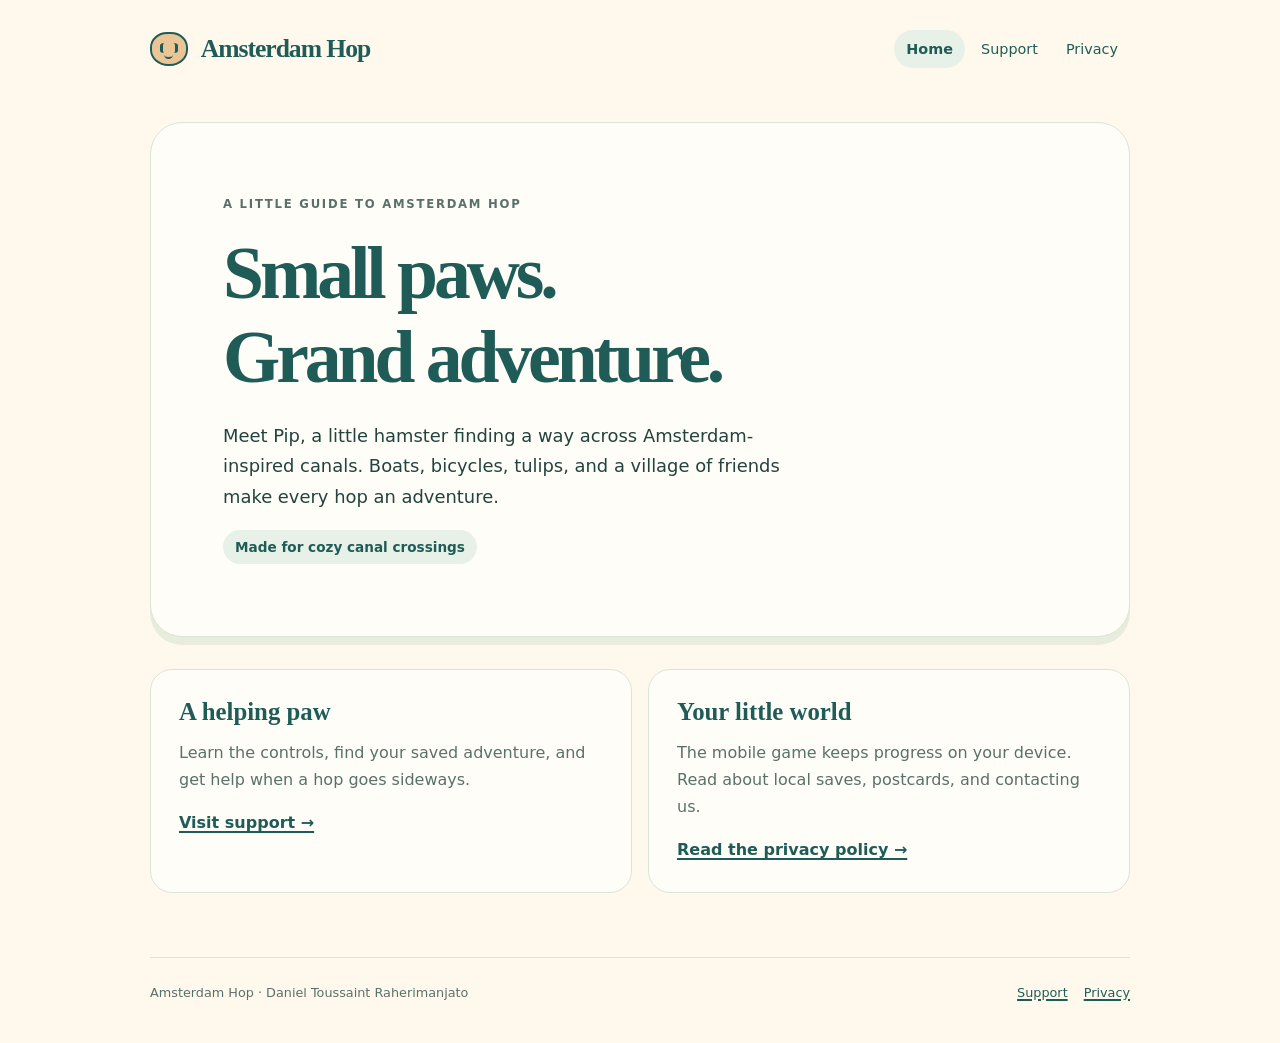
<file: index.html>
<!doctype html>
<html lang="en">
<head>
<meta charset="utf-8">
<meta name="viewport" content="width=device-width, initial-scale=1">
<meta name="description" content="Help and privacy information for Amsterdam Hop, a cozy canal-hopping game.">
<link rel="canonical" href="https://dangorah.github.io/hopsterdam-legal/index.html">
<title>Small paws. Grand adventure. · Amsterdam Hop</title>
<link rel="stylesheet" href="styles.css">
</head>
<body>
<a class="skip" href="#main">Skip to content</a>

<div class="shell">
<header><a class="brand" href="index.html"><span class="mark" aria-hidden="true"></span>Amsterdam Hop</a><nav aria-label="Main navigation"><a href="index.html" aria-current="page">Home</a><a href="support.html">Support</a><a href="privacy.html">Privacy</a></nav></header>
<main id="main"><section class="hero"><p class="eyebrow">A little guide to Amsterdam Hop</p><h1>Small paws.<br>Grand adventure.</h1><p class="lead">Meet Pip, a little hamster finding a way across Amsterdam-inspired canals. Boats, bicycles, tulips, and a village of friends make every hop an adventure.</p><span class="pill">Made for cozy canal crossings</span></section><div class="grid"><section class="card"><h2>A helping paw</h2><p>Learn the controls, find your saved adventure, and get help when a hop goes sideways.</p><a href="support.html">Visit support →</a></section><section class="card"><h2>Your little world</h2><p>The mobile game keeps progress on your device. Read about local saves, postcards, and contacting us.</p><a href="privacy.html">Read the privacy policy →</a></section></div></main>
<footer><p>Amsterdam Hop · Daniel Toussaint Raherimanjato</p><div class="links"><a href="support.html">Support</a><a href="privacy.html">Privacy</a></div></footer>
</div>
</body>
</html>
</file>
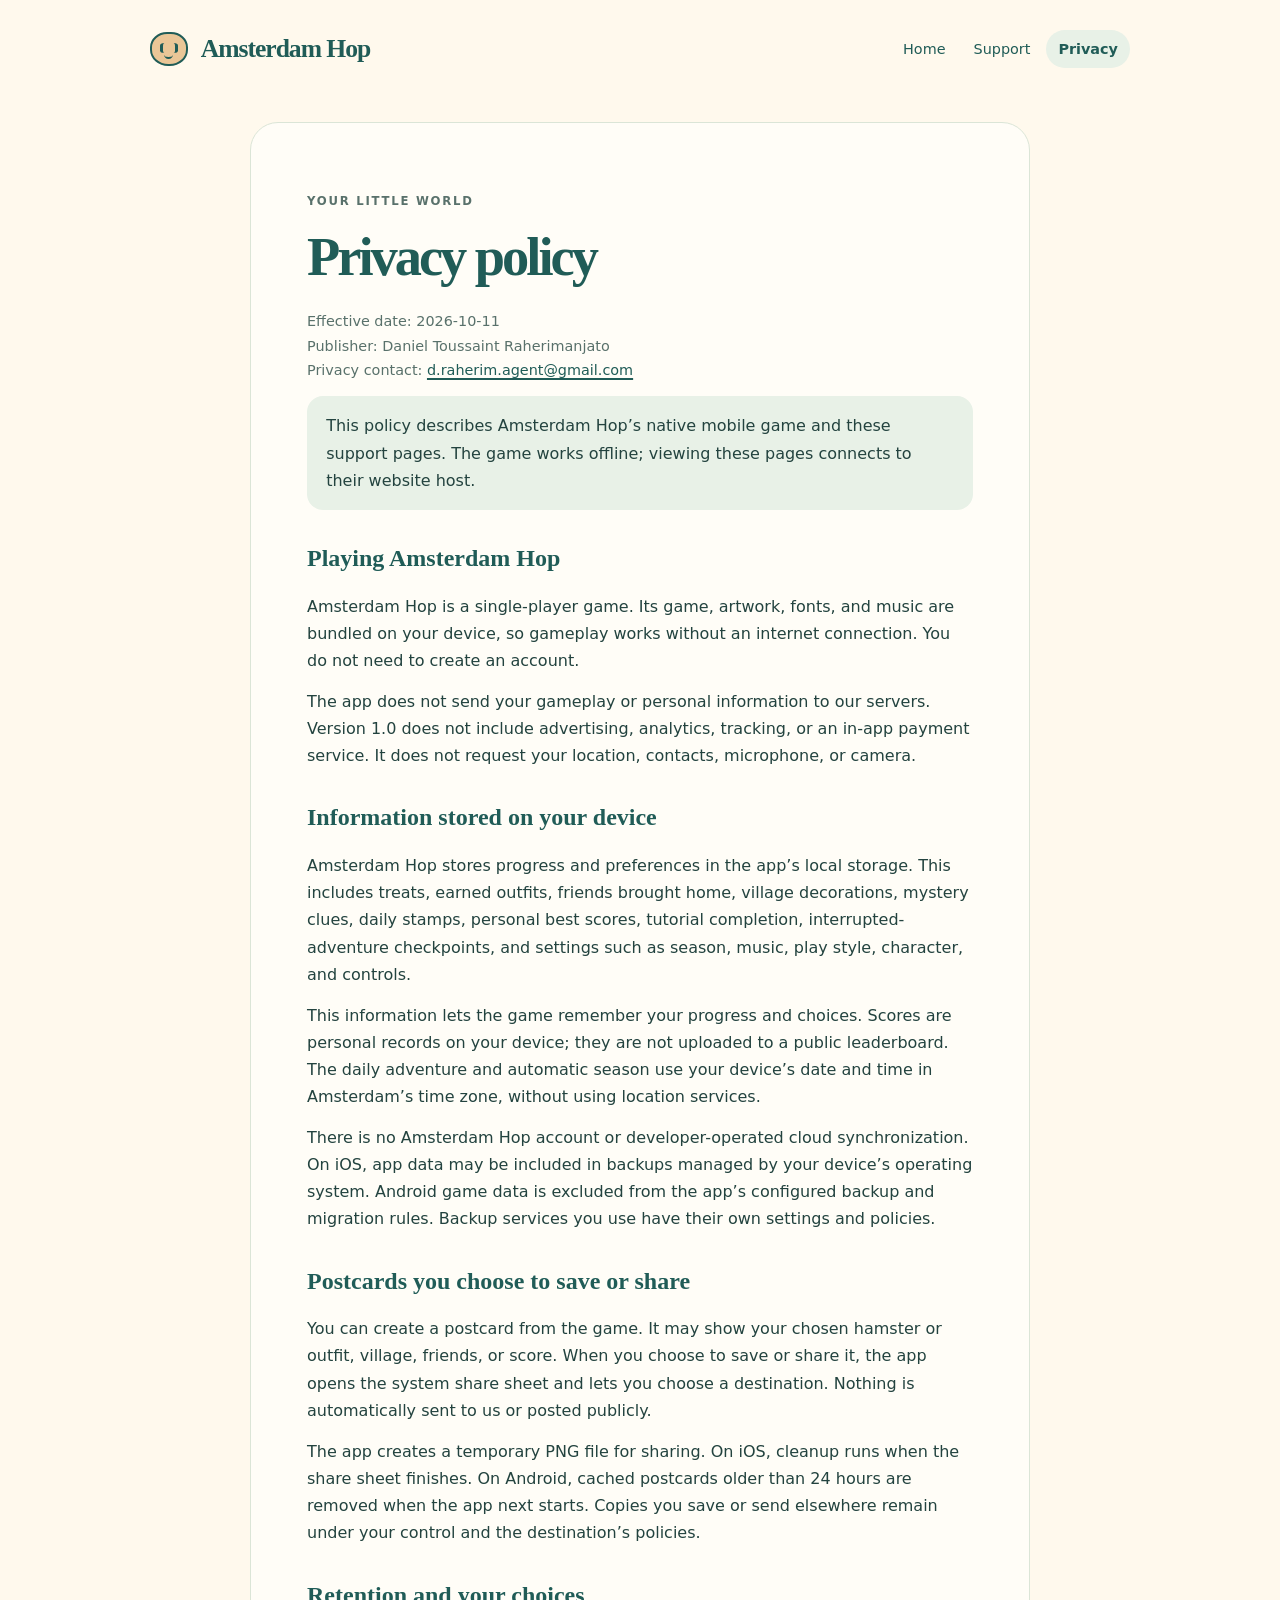
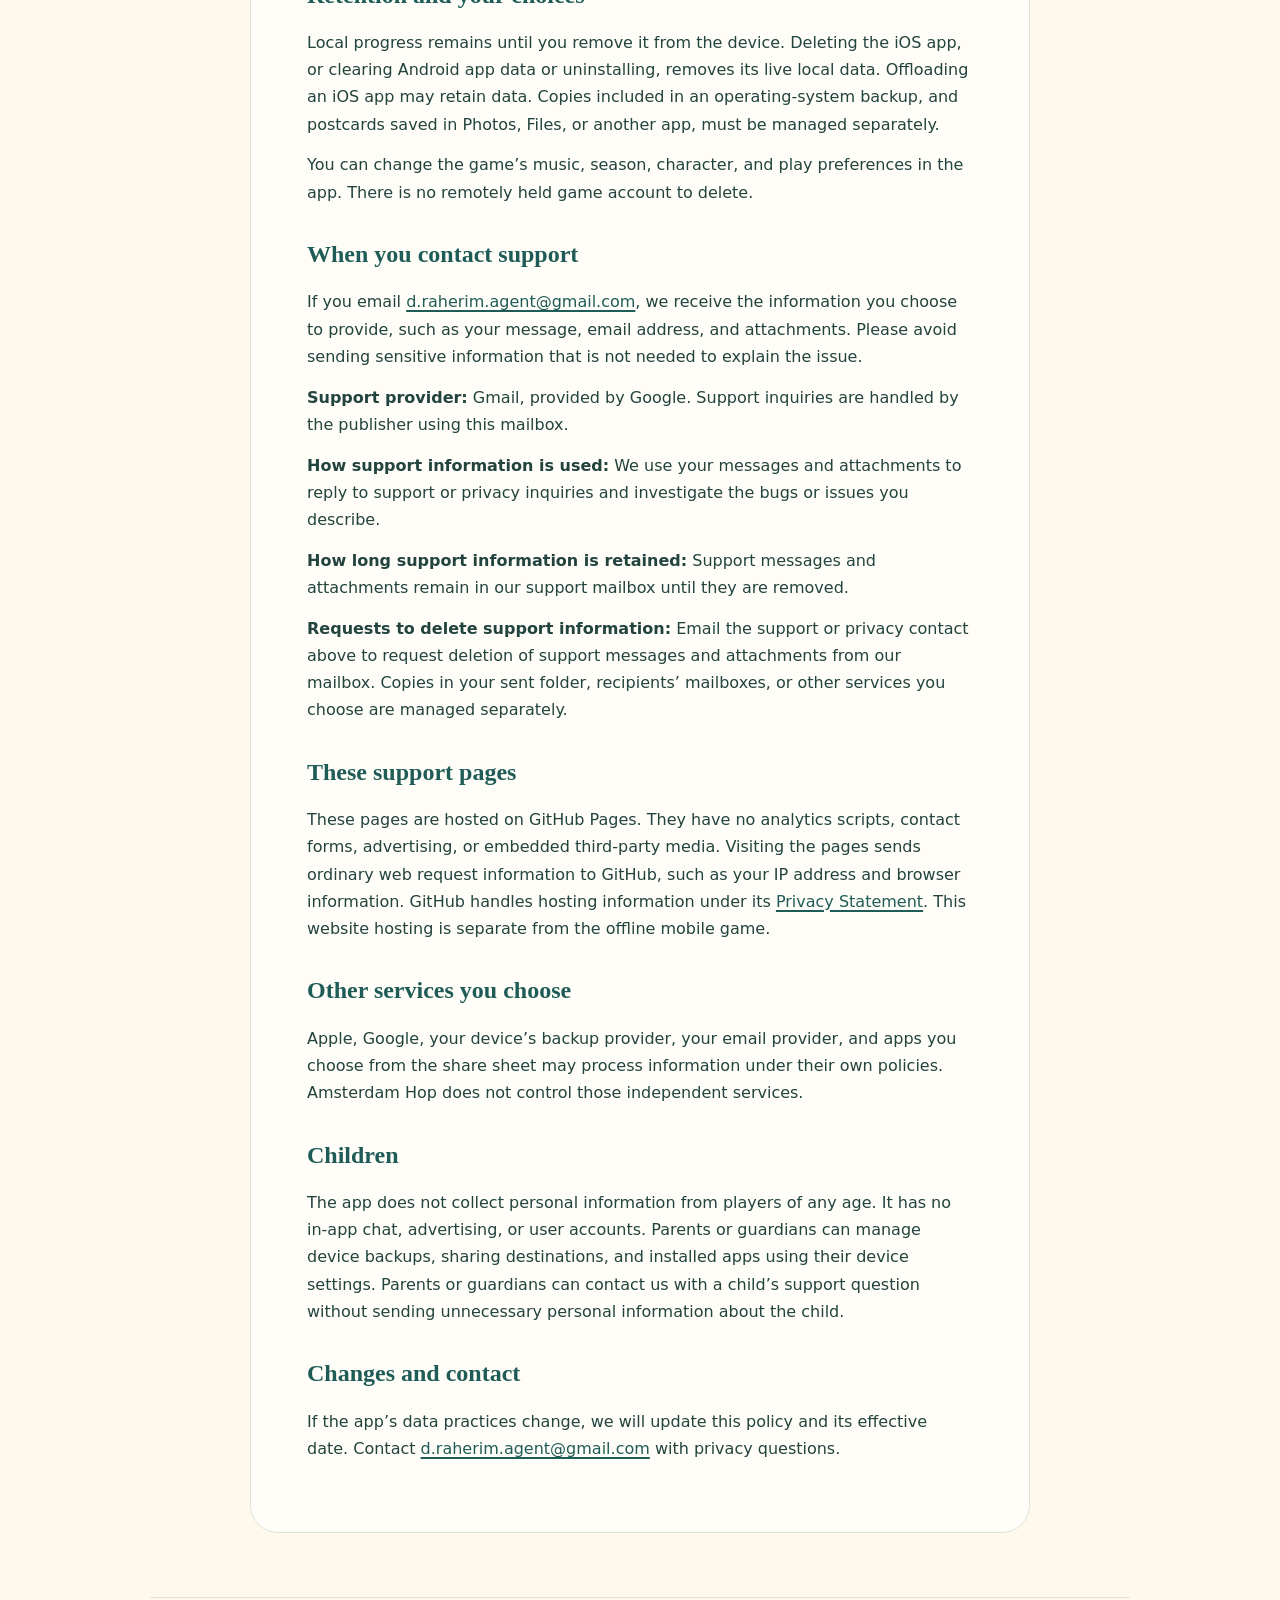
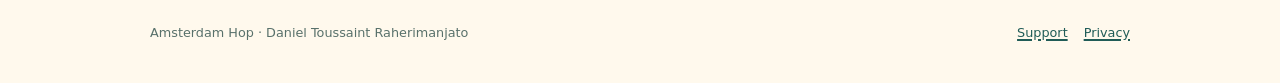
<file: privacy.html>
<!doctype html>
<html lang="en">
<head>
<meta charset="utf-8">
<meta name="viewport" content="width=device-width, initial-scale=1">
<meta name="description" content="How the Amsterdam Hop mobile app handles local progress, postcards, and support information.">
<link rel="canonical" href="https://dangorah.github.io/hopsterdam-legal/privacy.html">
<title>Privacy policy · Amsterdam Hop</title>
<link rel="stylesheet" href="styles.css">
</head>
<body>
<a class="skip" href="#main">Skip to content</a>

<div class="shell">
<header><a class="brand" href="index.html"><span class="mark" aria-hidden="true"></span>Amsterdam Hop</a><nav aria-label="Main navigation"><a href="index.html">Home</a><a href="support.html">Support</a><a href="privacy.html" aria-current="page">Privacy</a></nav></header>
<main id="main"><article class="article"><p class="eyebrow">Your little world</p><h1>Privacy policy</h1><p class="meta">Effective date: 2026-10-11<br>Publisher: Daniel Toussaint Raherimanjato<br>Privacy contact: <a href="mailto:d.raherim.agent%40gmail.com">d.raherim.agent@gmail.com</a></p><div class="note">This policy describes Amsterdam Hop’s native mobile game and these support pages. The game works offline; viewing these pages connects to their website host.</div><h2>Playing Amsterdam Hop</h2><p>Amsterdam Hop is a single-player game. Its game, artwork, fonts, and music are bundled on your device, so gameplay works without an internet connection. You do not need to create an account.</p><p>The app does not send your gameplay or personal information to our servers. Version 1.0 does not include advertising, analytics, tracking, or an in-app payment service. It does not request your location, contacts, microphone, or camera.</p><h2>Information stored on your device</h2><p>Amsterdam Hop stores progress and preferences in the app’s local storage. This includes treats, earned outfits, friends brought home, village decorations, mystery clues, daily stamps, personal best scores, tutorial completion, interrupted-adventure checkpoints, and settings such as season, music, play style, character, and controls.</p><p>This information lets the game remember your progress and choices. Scores are personal records on your device; they are not uploaded to a public leaderboard. The daily adventure and automatic season use your device’s date and time in Amsterdam’s time zone, without using location services.</p><p>There is no Amsterdam Hop account or developer-operated cloud synchronization. On iOS, app data may be included in backups managed by your device’s operating system. Android game data is excluded from the app’s configured backup and migration rules. Backup services you use have their own settings and policies.</p><h2>Postcards you choose to save or share</h2><p>You can create a postcard from the game. It may show your chosen hamster or outfit, village, friends, or score. When you choose to save or share it, the app opens the system share sheet and lets you choose a destination. Nothing is automatically sent to us or posted publicly.</p><p>The app creates a temporary PNG file for sharing. On iOS, cleanup runs when the share sheet finishes. On Android, cached postcards older than 24 hours are removed when the app next starts. Copies you save or send elsewhere remain under your control and the destination’s policies.</p><h2>Retention and your choices</h2><p>Local progress remains until you remove it from the device. Deleting the iOS app, or clearing Android app data or uninstalling, removes its live local data. Offloading an iOS app may retain data. Copies included in an operating-system backup, and postcards saved in Photos, Files, or another app, must be managed separately.</p><p>You can change the game’s music, season, character, and play preferences in the app. There is no remotely held game account to delete.</p><h2>When you contact support</h2><p>If you email <a href="mailto:d.raherim.agent%40gmail.com">d.raherim.agent@gmail.com</a>, we receive the information you choose to provide, such as your message, email address, and attachments. Please avoid sending sensitive information that is not needed to explain the issue.</p><p><strong>Support provider:</strong> Gmail, provided by Google. Support inquiries are handled by the publisher using this mailbox.</p><p><strong>How support information is used:</strong> We use your messages and attachments to reply to support or privacy inquiries and investigate the bugs or issues you describe.</p><p><strong>How long support information is retained:</strong> Support messages and attachments remain in our support mailbox until they are removed.</p><p><strong>Requests to delete support information:</strong> Email the support or privacy contact above to request deletion of support messages and attachments from our mailbox. Copies in your sent folder, recipients’ mailboxes, or other services you choose are managed separately.</p><h2>These support pages</h2><p>These pages are hosted on GitHub Pages. They have no analytics scripts, contact forms, advertising, or embedded third-party media. Visiting the pages sends ordinary web request information to GitHub, such as your IP address and browser information. GitHub handles hosting information under its <a href="https://docs.github.com/en/site-policy/privacy-policies/github-general-privacy-statement">Privacy Statement</a>. This website hosting is separate from the offline mobile game.</p><h2>Other services you choose</h2><p>Apple, Google, your device’s backup provider, your email provider, and apps you choose from the share sheet may process information under their own policies. Amsterdam Hop does not control those independent services.</p><h2>Children</h2><p>The app does not collect personal information from players of any age. It has no in-app chat, advertising, or user accounts. Parents or guardians can manage device backups, sharing destinations, and installed apps using their device settings. Parents or guardians can contact us with a child’s support question without sending unnecessary personal information about the child.</p><h2>Changes and contact</h2><p>If the app’s data practices change, we will update this policy and its effective date. Contact <a href="mailto:d.raherim.agent%40gmail.com">d.raherim.agent@gmail.com</a> with privacy questions.</p></article></main>
<footer><p>Amsterdam Hop · Daniel Toussaint Raherimanjato</p><div class="links"><a href="support.html">Support</a><a href="privacy.html">Privacy</a></div></footer>
</div>
</body>
</html>
</file>
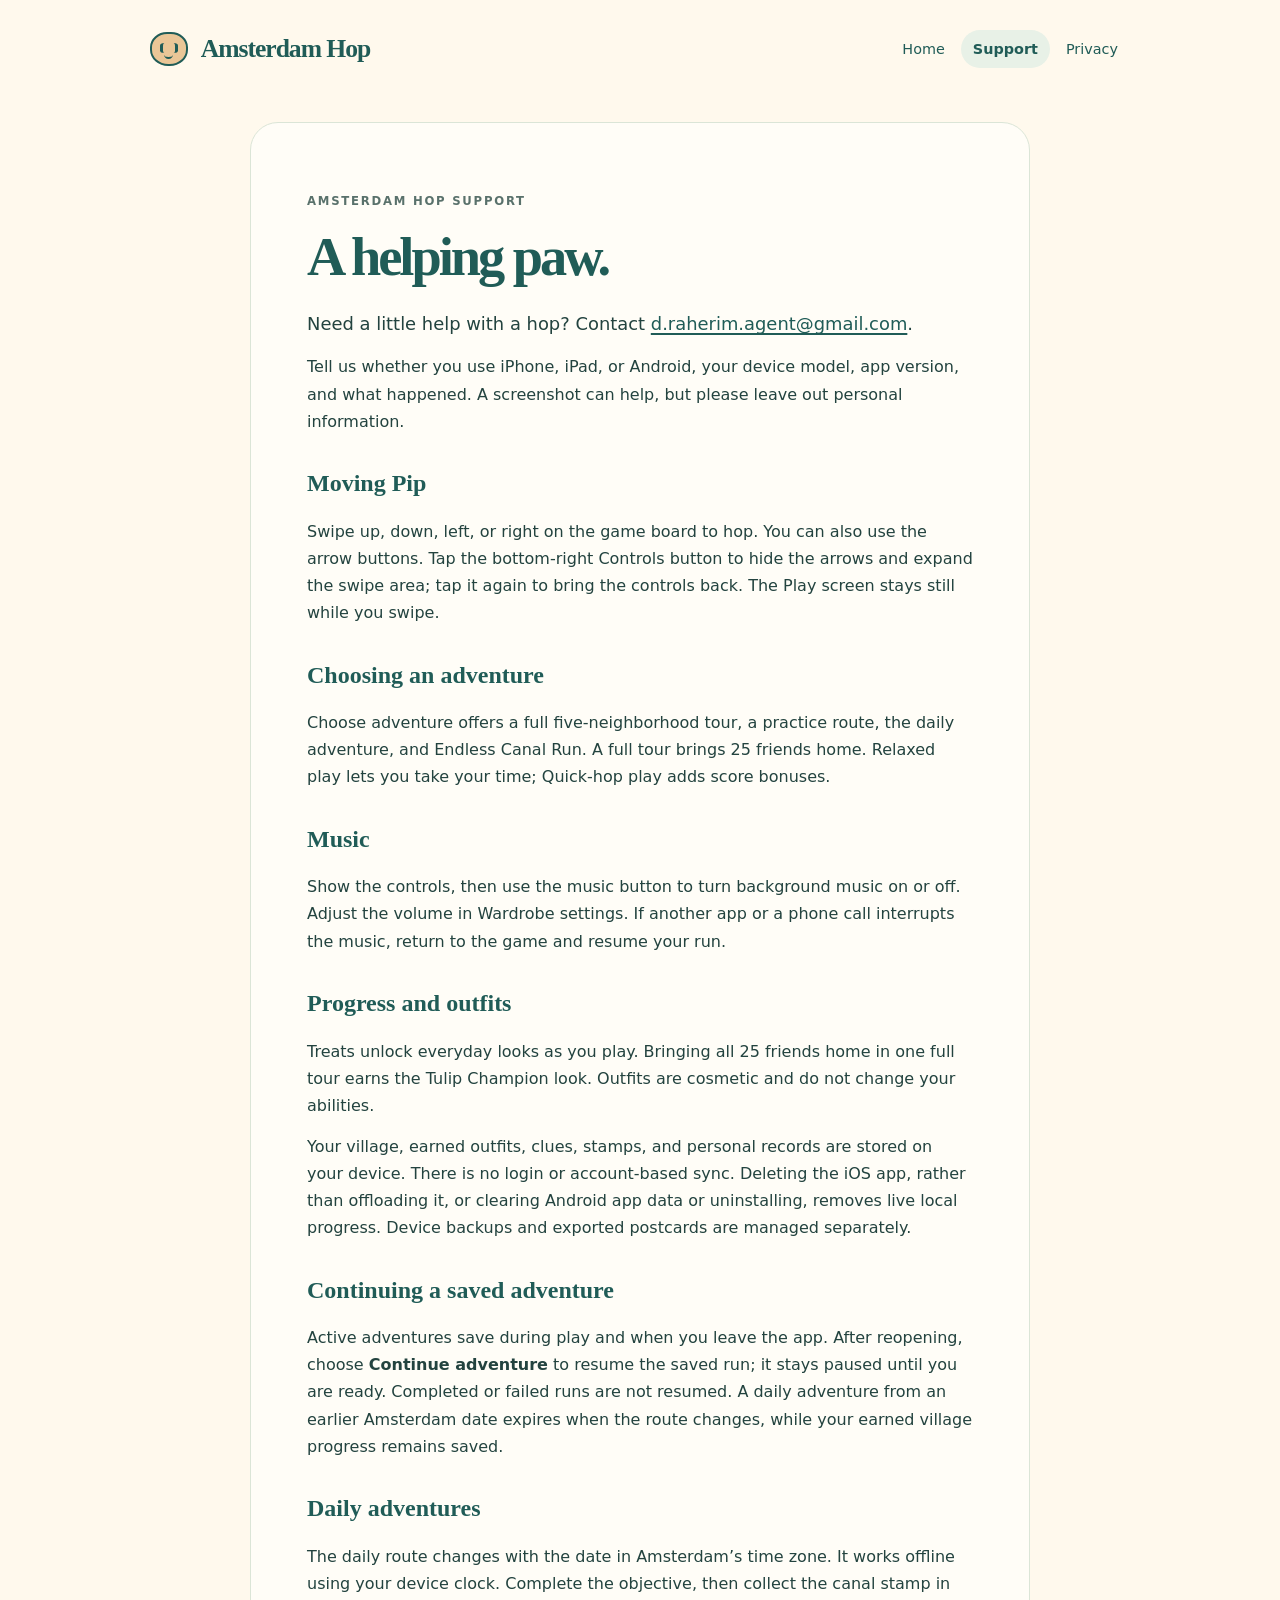
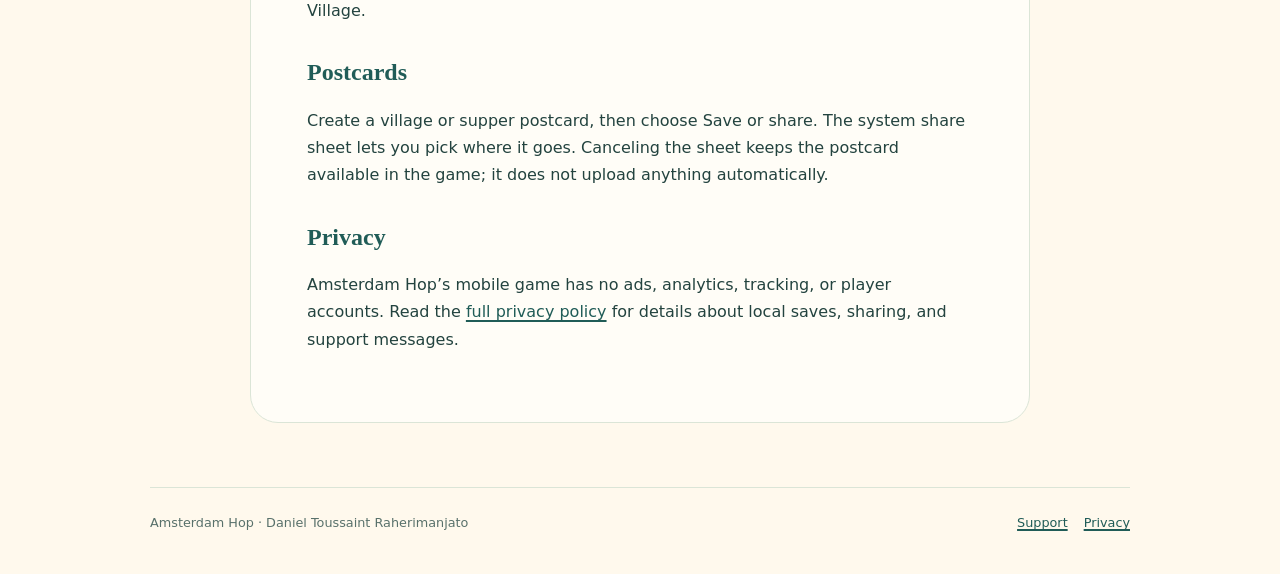
<file: support.html>
<!doctype html>
<html lang="en">
<head>
<meta charset="utf-8">
<meta name="viewport" content="width=device-width, initial-scale=1">
<meta name="description" content="Help with Amsterdam Hop controls, saved adventures, music, outfits, and postcards.">
<link rel="canonical" href="https://dangorah.github.io/hopsterdam-legal/support.html">
<title>A helping paw · Amsterdam Hop</title>
<link rel="stylesheet" href="styles.css">
</head>
<body>
<a class="skip" href="#main">Skip to content</a>

<div class="shell">
<header><a class="brand" href="index.html"><span class="mark" aria-hidden="true"></span>Amsterdam Hop</a><nav aria-label="Main navigation"><a href="index.html">Home</a><a href="support.html" aria-current="page">Support</a><a href="privacy.html">Privacy</a></nav></header>
<main id="main"><article class="article"><p class="eyebrow">Amsterdam Hop support</p><h1>A helping paw.</h1><p class="lead">Need a little help with a hop? Contact <a href="mailto:d.raherim.agent%40gmail.com">d.raherim.agent@gmail.com</a>.</p><p>Tell us whether you use iPhone, iPad, or Android, your device model, app version, and what happened. A screenshot can help, but please leave out personal information.</p><h2>Moving Pip</h2><p>Swipe up, down, left, or right on the game board to hop. You can also use the arrow buttons. Tap the bottom-right Controls button to hide the arrows and expand the swipe area; tap it again to bring the controls back. The Play screen stays still while you swipe.</p><h2>Choosing an adventure</h2><p>Choose adventure offers a full five-neighborhood tour, a practice route, the daily adventure, and Endless Canal Run. A full tour brings 25 friends home. Relaxed play lets you take your time; Quick-hop play adds score bonuses.</p><h2>Music</h2><p>Show the controls, then use the music button to turn background music on or off. Adjust the volume in Wardrobe settings. If another app or a phone call interrupts the music, return to the game and resume your run.</p><h2>Progress and outfits</h2><p>Treats unlock everyday looks as you play. Bringing all 25 friends home in one full tour earns the Tulip Champion look. Outfits are cosmetic and do not change your abilities.</p><p>Your village, earned outfits, clues, stamps, and personal records are stored on your device. There is no login or account-based sync. Deleting the iOS app, rather than offloading it, or clearing Android app data or uninstalling, removes live local progress. Device backups and exported postcards are managed separately.</p><h2>Continuing a saved adventure</h2><p>Active adventures save during play and when you leave the app. After reopening, choose <strong>Continue adventure</strong> to resume the saved run; it stays paused until you are ready. Completed or failed runs are not resumed. A daily adventure from an earlier Amsterdam date expires when the route changes, while your earned village progress remains saved.</p><h2>Daily adventures</h2><p>The daily route changes with the date in Amsterdam’s time zone. It works offline using your device clock. Complete the objective, then collect the canal stamp in Village.</p><h2>Postcards</h2><p>Create a village or supper postcard, then choose Save or share. The system share sheet lets you pick where it goes. Canceling the sheet keeps the postcard available in the game; it does not upload anything automatically.</p><h2>Privacy</h2><p>Amsterdam Hop’s mobile game has no ads, analytics, tracking, or player accounts. Read the <a href="privacy.html">full privacy policy</a> for details about local saves, sharing, and support messages.</p></article></main>
<footer><p>Amsterdam Hop · Daniel Toussaint Raherimanjato</p><div class="links"><a href="support.html">Support</a><a href="privacy.html">Privacy</a></div></footer>
</div>
</body>
</html>
</file>
<file: styles.css>
:root {
  --cream: #fff9ed;
  --paper: #fffdf7;
  --teal: #205c57;
  --ink: #23433f;
  --muted: #59716b;
  --orange: #d77548;
  --line: #dbe5d7;
  --mint: #e8f1e7;
  color-scheme: light;
  font-family: ui-rounded, "Avenir Next", Avenir, system-ui, sans-serif;
  color: var(--ink);
  background: var(--cream);
  line-height: 1.7;
}
* { box-sizing: border-box; }
body { margin: 0; }
a { color: var(--teal); text-decoration-thickness: 1.5px; text-underline-offset: .18em; }
a:hover { color: #16433e; }
a:focus-visible { outline: 3px solid var(--orange); outline-offset: 5px; border-radius: 3px; }
.skip { position: absolute; left: 1rem; top: -10rem; background: var(--paper); padding: .5rem 1rem; z-index: 3; }
.skip:focus { top: 1rem; }
.shell { width: min(100% - 2.5rem, 980px); margin-inline: auto; }
header { display: flex; justify-content: space-between; align-items: center; gap: 1rem; padding-block: 1.7rem; }
.brand { display: inline-flex; align-items: center; gap: .8rem; color: var(--teal); text-decoration: none; font-family: Georgia, "Times New Roman", serif; font-size: 1.6rem; font-weight: 700; letter-spacing: -.04em; }
.mark { position: relative; display: inline-block; width: 38px; height: 34px; border-radius: 45% 45% 48% 48%; background: #eac697; border: 2px solid var(--teal); }
.mark::before { content: ""; position: absolute; inset: 9px 8px 11px; border-left: 3px solid var(--teal); border-right: 3px solid var(--teal); border-radius: 25%; }
.mark::after { content: ""; position: absolute; width: 9px; height: 4px; left: 12px; bottom: 5px; border-bottom: 2px solid var(--teal); border-radius: 0 0 10px 10px; }
nav { display: flex; flex-wrap: wrap; gap: .25rem; font-size: .9rem; }
nav a { padding: .45rem .75rem; border-radius: 100px; text-decoration: none; }
nav a[aria-current="page"] { background: var(--mint); font-weight: 650; }
.draft { background: #ffe7d7; border-block: 1px solid #e9c5a7; padding: .75rem 1.2rem; font-size: .9rem; text-align: center; }
main { padding-block: 1.5rem 4rem; }
.hero { position: relative; overflow: hidden; padding: clamp(2rem, 6vw, 4.5rem); background: var(--paper); border: 1px solid var(--line); border-radius: 32px; box-shadow: 0 8px 0 #e8ecdd; }
.eyebrow { text-transform: uppercase; letter-spacing: .15em; font-weight: 650; font-size: .73rem; color: var(--muted); margin: 0 0 1rem; }
h1, h2, h3 { font-family: Georgia, "Times New Roman", serif; color: var(--teal); line-height: 1.15; }
h1 { font-size: clamp(2.25rem, 7vw, 4.6rem); letter-spacing: -.055em; margin: 0 0 1.3rem; }
.hero p { max-width: 570px; }
.lead { font-size: 1.12rem; }
.pill { display: inline-block; background: var(--mint); color: var(--teal); padding: .35rem .75rem; border-radius: 100px; font-size: .85rem; font-weight: 600; }
.grid { display: grid; grid-template-columns: 1fr 1fr; gap: 1rem; margin-top: 2rem; }
.card { background: var(--paper); padding: 1.75rem; border: 1px solid var(--line); border-radius: 22px; }
.card h2 { font-size: 1.55rem; margin: 0 0 .75rem; }
.card p { margin: 0 0 1rem; color: var(--muted); }
.card a { font-weight: 600; }
.article { max-width: 780px; margin-inline: auto; background: var(--paper); border: 1px solid var(--line); border-radius: 28px; padding: clamp(1.5rem, 5vw, 3.5rem); }
.article h1 { font-size: clamp(2.2rem, 6vw, 3.4rem); }
.article h2 { font-size: 1.5rem; margin-top: 2.2rem; }
.article p { margin: .85rem 0; }
.article ul { padding-left: 1.3rem; }
.article li { margin-block: .5rem; }
.meta { color: var(--muted); font-size: .9rem; }
.note { background: var(--mint); border-radius: 16px; padding: 1rem 1.2rem; }
.missing { color: #9a3e28; font-weight: 600; }
footer { border-top: 1px solid var(--line); padding-block: 1.5rem 2.5rem; display: flex; justify-content: space-between; flex-wrap: wrap; gap: .8rem; font-size: .8rem; color: var(--muted); }
footer p { margin: 0; }
footer .links { display: flex; gap: 1rem; }
@media (max-width: 560px) {
  .shell { width: min(100% - 1.5rem, 980px); }
  header { align-items: flex-start; flex-direction: column; padding-block: 1.2rem; gap: .7rem; }
  nav a { padding: .4rem .7rem; }
  .grid { grid-template-columns: 1fr; }
  .hero { border-radius: 24px; }
  .article { border-radius: 22px; }
  .lead { font-size: 1rem; }
}
@media print {
  body { background: white; color: black; }
  header, footer, .skip { display: none; }
  .article, .hero { border: 0; box-shadow: none; padding: 0; }
  a { color: black; }
}
</file>
